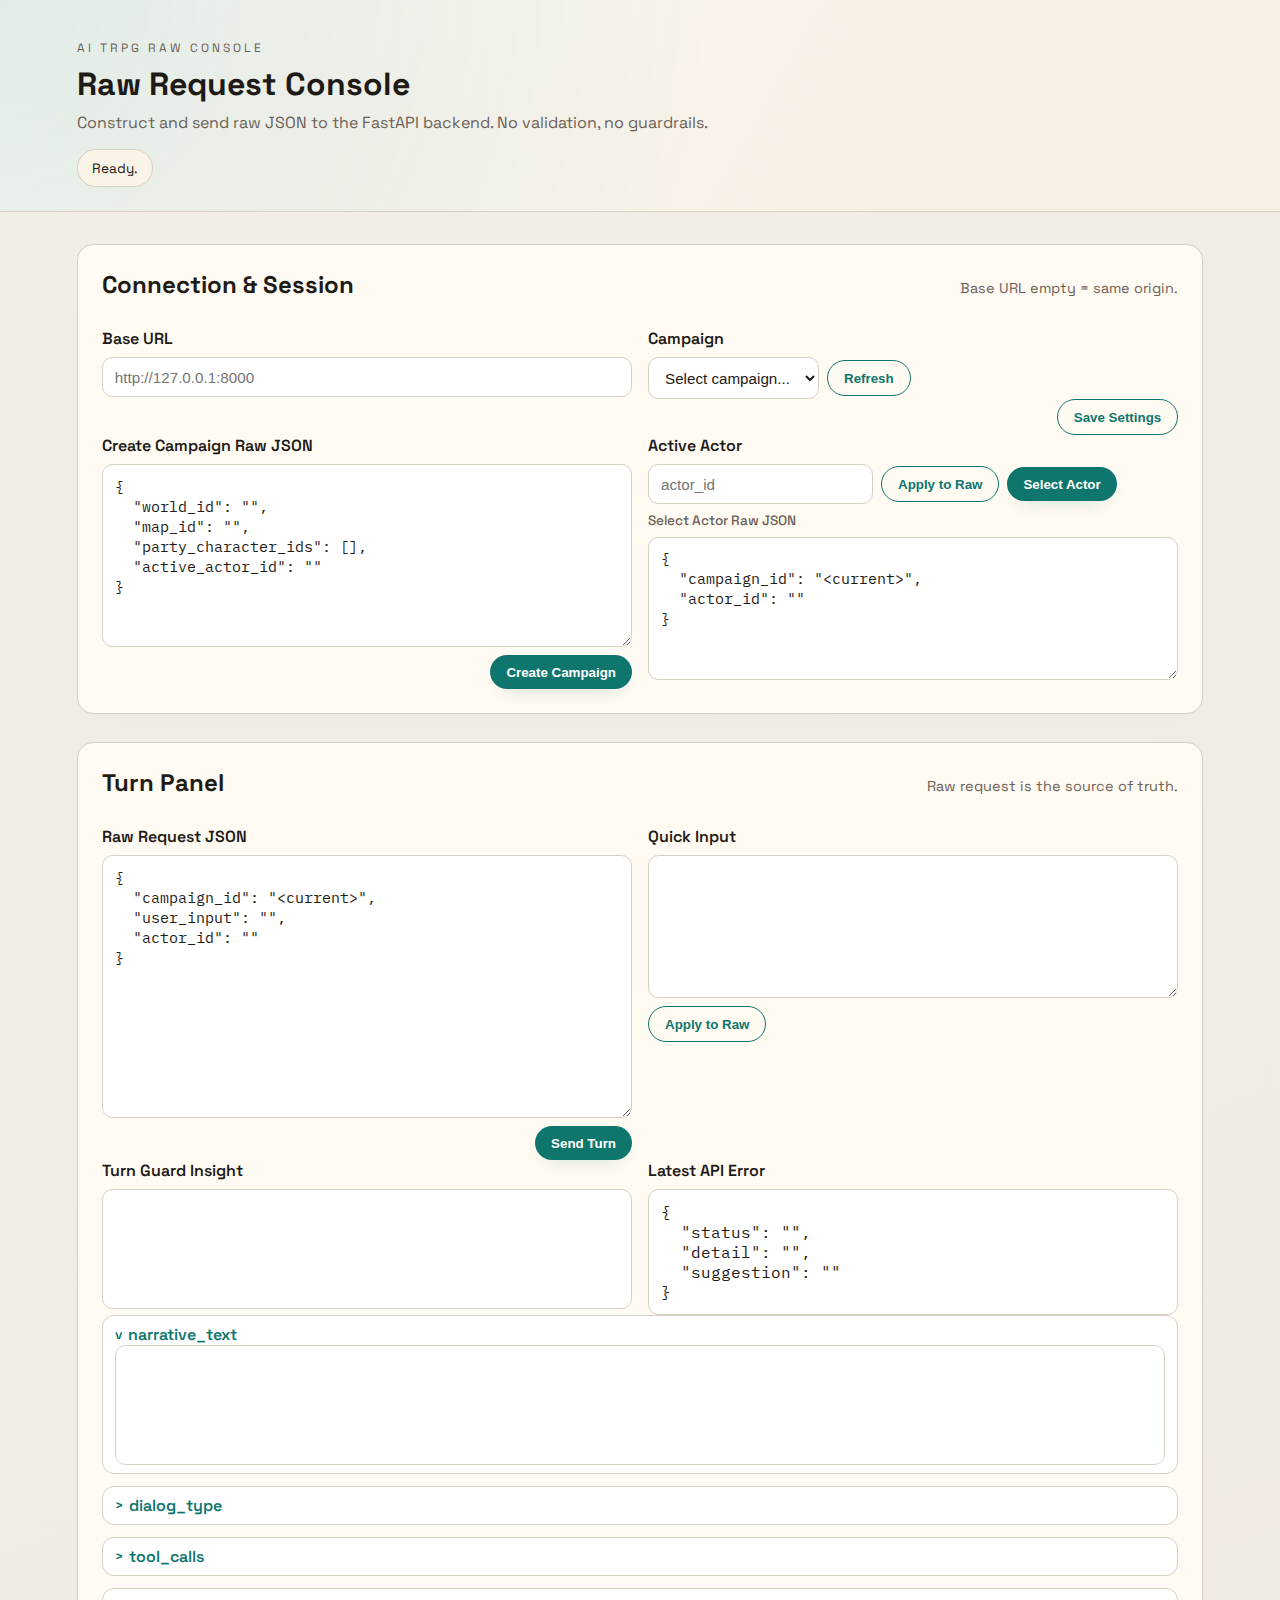
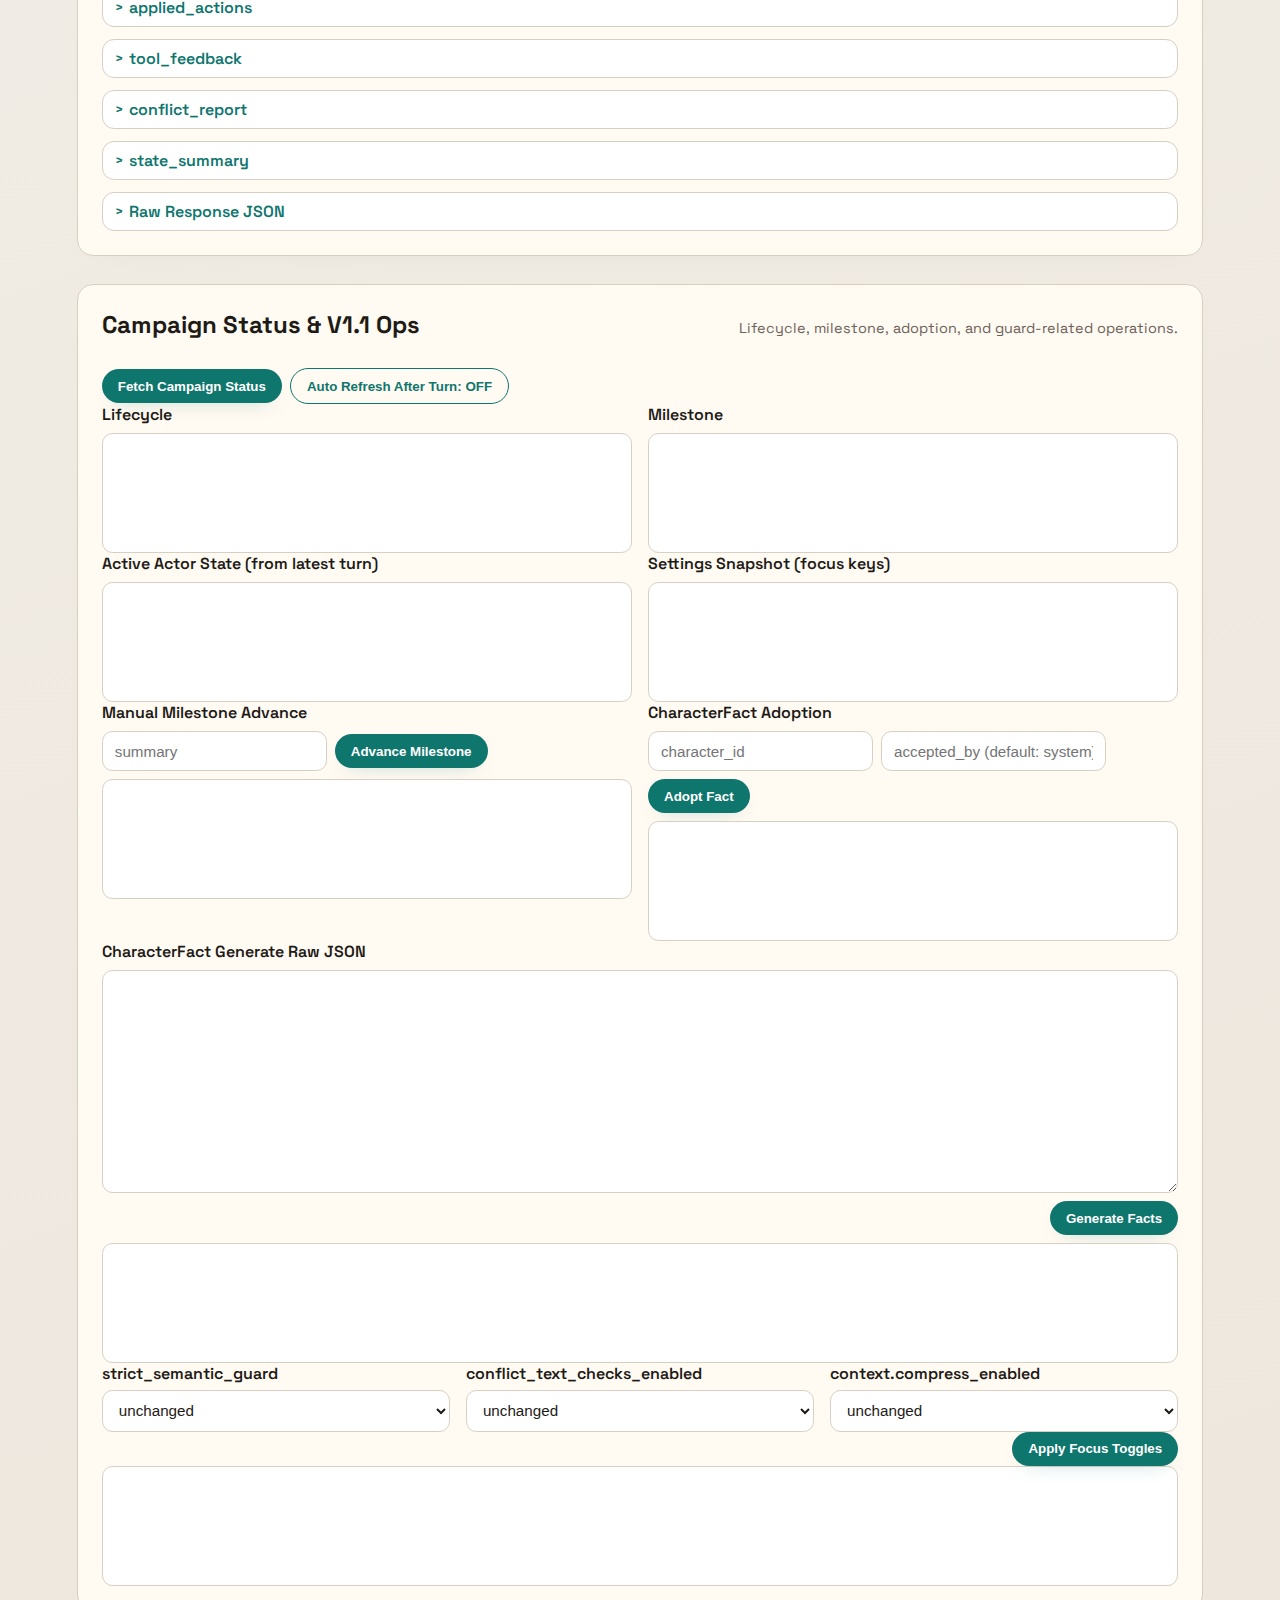
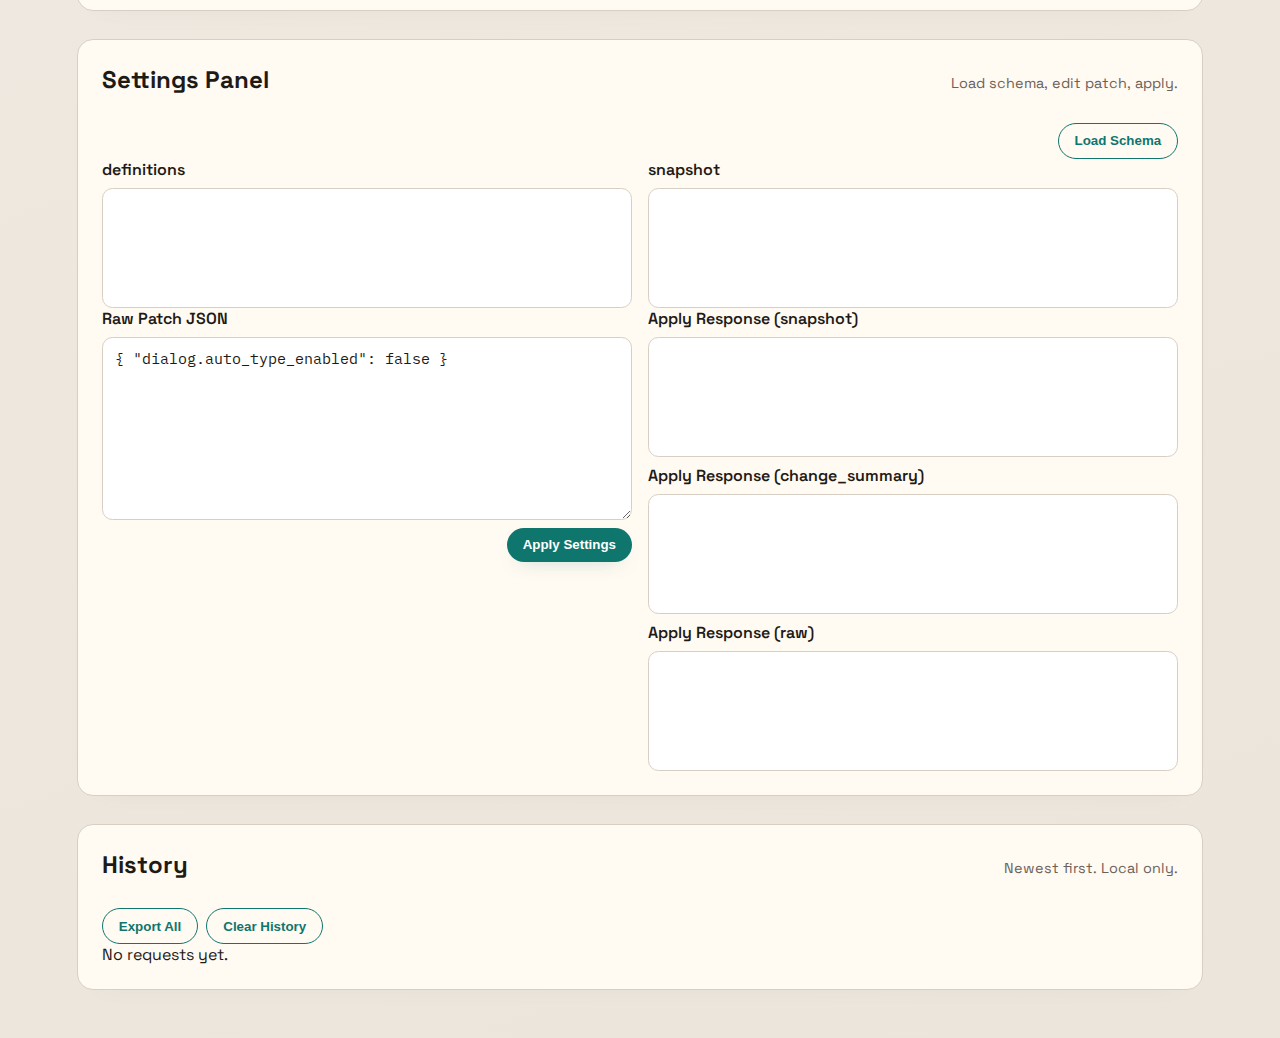
<file: frontend/index.html>
<!doctype html>
<html lang="en">
  <head>
    <meta charset="utf-8" />
    <meta name="viewport" content="width=device-width, initial-scale=1" />
    <title>Raw Request Console</title>
    <link rel="stylesheet" href="app.css" />
  </head>
  <body>
    <header class="hero">
      <div class="hero__content">
        <p class="eyebrow">AI TRPG Raw Console</p>
        <h1>Raw Request Console</h1>
        <p class="lead">
          Construct and send raw JSON to the FastAPI backend. No validation, no
          guardrails.
        </p>
      </div>
      <div class="status" id="statusLine">Idle.</div>
    </header>

    <main class="layout">
      <section class="panel" id="connectionPanel">
        <div class="panel__header">
          <h2>Connection & Session</h2>
          <p class="panel__hint">Base URL empty = same origin.</p>
        </div>

        <div class="grid grid--two">
          <label class="field">
            <span>Base URL</span>
            <input
              type="text"
              id="baseUrl"
              placeholder="http://127.0.0.1:8000"
              autocomplete="off"
            />
          </label>

          <div class="field">
            <span>Campaign</span>
            <div class="inline">
              <select id="campaignSelect">
                <option value="">Select campaign...</option>
              </select>
              <button class="ghost" id="refreshCampaigns">Refresh</button>
            </div>
          </div>
        </div>

        <div class="inline inline--end">
          <button class="ghost" id="saveSettings">Save Settings</button>
        </div>

        <div class="grid grid--two">
          <div class="field">
            <span>Create Campaign Raw JSON</span>
            <textarea id="createCampaignRaw" rows="8"></textarea>
            <div class="inline inline--end">
              <button id="createCampaignBtn">Create Campaign</button>
            </div>
          </div>

          <div class="field">
            <span>Active Actor</span>
            <div class="inline">
              <input
                type="text"
                id="activeActorInput"
                placeholder="actor_id"
                autocomplete="off"
              />
              <button class="ghost" id="applyActorToRaw">Apply to Raw</button>
              <button id="selectActorBtn">Select Actor</button>
            </div>
            <span class="subtle">Select Actor Raw JSON</span>
            <textarea id="selectActorRaw" rows="6"></textarea>
          </div>
        </div>
      </section>

      <section class="panel" id="turnPanel">
        <div class="panel__header">
          <h2>Turn Panel</h2>
          <p class="panel__hint">Raw request is the source of truth.</p>
        </div>

        <div class="grid grid--two">
          <div class="field">
            <span>Raw Request JSON</span>
            <textarea id="turnRaw" rows="12"></textarea>
            <div class="inline inline--end">
              <button id="sendTurn">Send Turn</button>
            </div>
          </div>
          <div class="field">
            <span>Quick Input</span>
            <textarea id="turnUserInput" rows="6"></textarea>
            <div class="inline">
              <button class="ghost" id="applyUserInput">Apply to Raw</button>
            </div>
          </div>
        </div>

        <div class="grid grid--two">
          <div class="field">
            <span>Turn Guard Insight</span>
            <pre id="turnGuardInsight"></pre>
          </div>
          <div class="field">
            <span>Latest API Error</span>
            <pre id="errorInspector"></pre>
          </div>
        </div>

        <div class="stack">
          <details open>
            <summary>narrative_text</summary>
            <pre id="turnNarrative"></pre>
          </details>
          <details>
            <summary>dialog_type</summary>
            <pre id="turnDialogType"></pre>
          </details>
          <details>
            <summary>tool_calls</summary>
            <pre id="turnToolCalls"></pre>
          </details>
          <details>
            <summary>applied_actions</summary>
            <pre id="turnAppliedActions"></pre>
          </details>
          <details>
            <summary>tool_feedback</summary>
            <pre id="turnToolFeedback"></pre>
          </details>
          <details>
            <summary>conflict_report</summary>
            <pre id="turnConflictReport"></pre>
          </details>
          <details>
            <summary>state_summary</summary>
            <pre id="turnStateSummary"></pre>
          </details>
          <details>
            <summary>Raw Response JSON</summary>
            <pre id="turnRawResponse"></pre>
          </details>
        </div>
      </section>

      <section class="panel" id="campaignOpsPanel">
        <div class="panel__header">
          <h2>Campaign Status & V1.1 Ops</h2>
          <p class="panel__hint">Lifecycle, milestone, adoption, and guard-related operations.</p>
        </div>

        <div class="inline">
          <button id="fetchCampaignStatus">Fetch Campaign Status</button>
          <button class="ghost" id="refreshAfterTurn">Auto Refresh After Turn: OFF</button>
        </div>

        <div class="grid grid--two">
          <div class="field">
            <span>Lifecycle</span>
            <pre id="campaignLifecycle"></pre>
          </div>
          <div class="field">
            <span>Milestone</span>
            <pre id="campaignMilestone"></pre>
          </div>
        </div>

        <div class="grid grid--two">
          <div class="field">
            <span>Active Actor State (from latest turn)</span>
            <pre id="activeActorState"></pre>
          </div>
          <div class="field">
            <span>Settings Snapshot (focus keys)</span>
            <pre id="settingsFocusView"></pre>
          </div>
        </div>

        <div class="grid grid--two">
          <div class="field">
            <span>Manual Milestone Advance</span>
            <div class="inline">
              <input
                type="text"
                id="milestoneSummaryInput"
                placeholder="summary"
                autocomplete="off"
              />
              <button id="advanceMilestoneBtn">Advance Milestone</button>
            </div>
            <pre id="advanceMilestoneResult"></pre>
          </div>
          <div class="field">
            <span>CharacterFact Adoption</span>
            <div class="inline">
              <input
                type="text"
                id="adoptCharacterId"
                placeholder="character_id"
                autocomplete="off"
              />
              <input
                type="text"
                id="acceptedByInput"
                placeholder="accepted_by (default: system)"
                autocomplete="off"
              />
              <button id="adoptFactBtn">Adopt Fact</button>
            </div>
            <pre id="adoptFactResult"></pre>
          </div>
        </div>

        <div class="field">
          <span>CharacterFact Generate Raw JSON</span>
          <textarea id="generateCharacterRaw" rows="10"></textarea>
          <div class="inline inline--end">
            <button id="generateCharacterBtn">Generate Facts</button>
          </div>
          <pre id="generateCharacterResult"></pre>
        </div>

        <div class="grid grid--three">
          <label class="field field--compact">
            <span>strict_semantic_guard</span>
            <select id="toggleStrictGuard">
              <option value="unchanged">unchanged</option>
              <option value="true">true</option>
              <option value="false">false</option>
            </select>
          </label>
          <label class="field field--compact">
            <span>conflict_text_checks_enabled</span>
            <select id="toggleConflictTextChecks">
              <option value="unchanged">unchanged</option>
              <option value="true">true</option>
              <option value="false">false</option>
            </select>
          </label>
          <label class="field field--compact">
            <span>context.compress_enabled</span>
            <select id="toggleCompressEnabled">
              <option value="unchanged">unchanged</option>
              <option value="true">true</option>
              <option value="false">false</option>
            </select>
          </label>
        </div>
        <div class="inline inline--end">
          <button id="applyFocusToggles">Apply Focus Toggles</button>
        </div>
        <pre id="toggleApplyResult"></pre>
      </section>

      <section class="panel" id="settingsPanel">
        <div class="panel__header">
          <h2>Settings Panel</h2>
          <p class="panel__hint">Load schema, edit patch, apply.</p>
        </div>

        <div class="inline inline--end">
          <button class="ghost" id="loadSchema">Load Schema</button>
        </div>

        <div class="grid grid--two">
          <div class="field">
            <span>definitions</span>
            <pre id="settingsDefinitions"></pre>
          </div>
          <div class="field">
            <span>snapshot</span>
            <pre id="settingsSnapshot"></pre>
          </div>
        </div>

        <div class="grid grid--two">
          <div class="field">
            <span>Raw Patch JSON</span>
            <textarea id="settingsPatchRaw" rows="8"></textarea>
            <div class="inline inline--end">
              <button id="applySettings">Apply Settings</button>
            </div>
          </div>
          <div class="field">
            <span>Apply Response (snapshot)</span>
            <pre id="settingsApplySnapshot"></pre>
            <span>Apply Response (change_summary)</span>
            <pre id="settingsApplySummary"></pre>
            <span>Apply Response (raw)</span>
            <pre id="settingsApplyRaw"></pre>
          </div>
        </div>
      </section>

      <section class="panel" id="historyPanel">
        <div class="panel__header">
          <h2>History</h2>
          <p class="panel__hint">Newest first. Local only.</p>
        </div>
        <div class="inline">
          <button class="ghost" id="exportHistory">Export All</button>
          <button class="ghost" id="clearHistory">Clear History</button>
        </div>
        <div id="historyList" class="stack"></div>
      </section>
    </main>

    <script src="app.js" defer></script>
  </body>
</html>
</file>
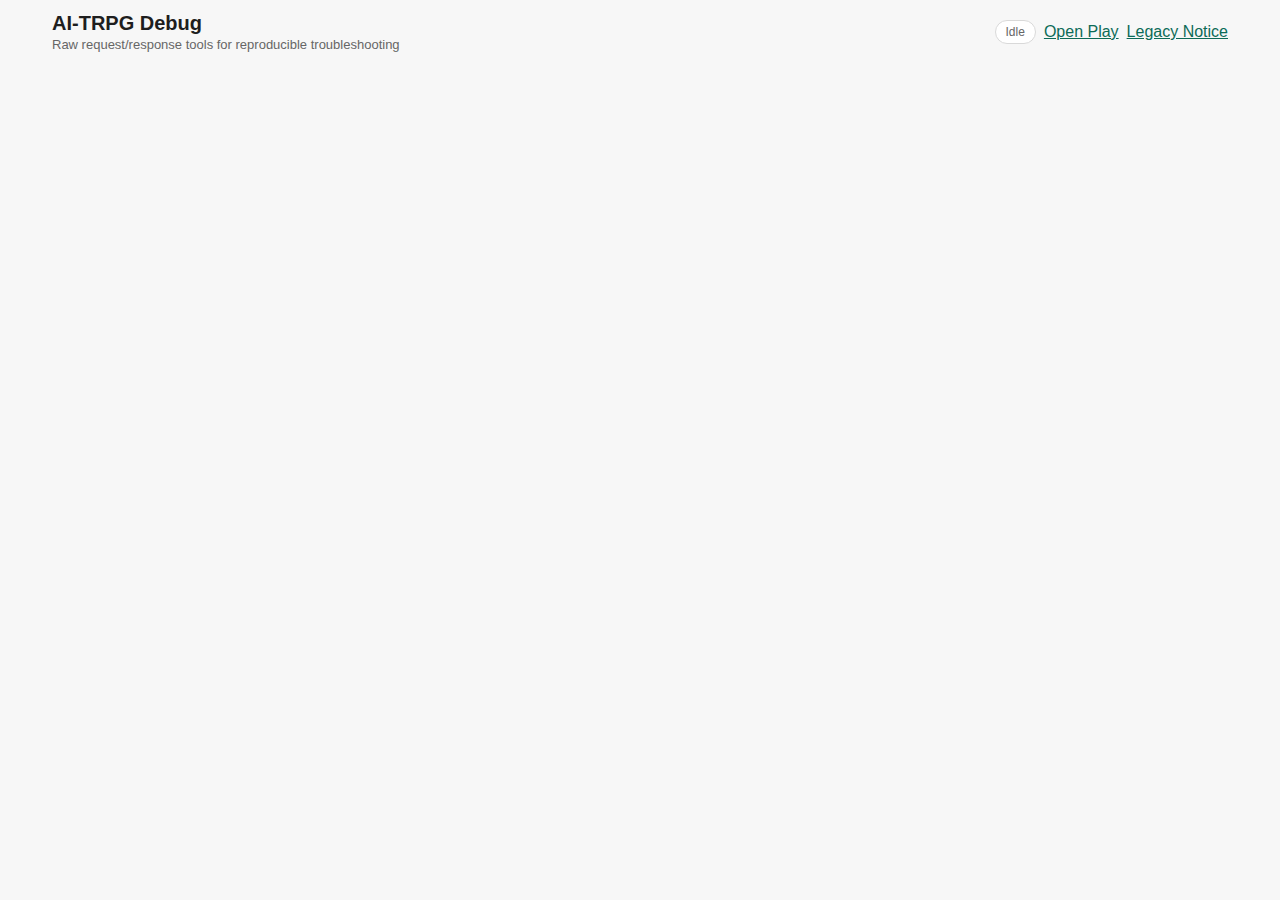
<file: frontend/debug.html>
<!doctype html>
<html lang="en">
  <head>
    <meta charset="UTF-8" />
    <meta name="viewport" content="width=device-width, initial-scale=1.0" />
    <title>AI-TRPG Debug</title>
    <link rel="stylesheet" href="./styles.css" />
  </head>
  <body>
    <div class="page">
      <header class="page-header">
        <div>
          <h1 class="page-title">AI-TRPG Debug</h1>
          <p class="page-subtitle">Raw request/response tools for reproducible troubleshooting</p>
        </div>
        <div class="inline">
          <span class="status-chip" id="statusLine">Idle</span>
          <a href="./play.html">Open Play</a>
          <a href="./index.html">Legacy Notice</a>
        </div>
      </header>

      <main class="debug-layout">
        <div id="debugLeftMount" class="debug-mount"></div>
        <div id="debugRightMount" class="debug-mount"></div>
      </main>
    </div>

    <script type="module" src="./debug.js"></script>
  </body>
</html>
</file>
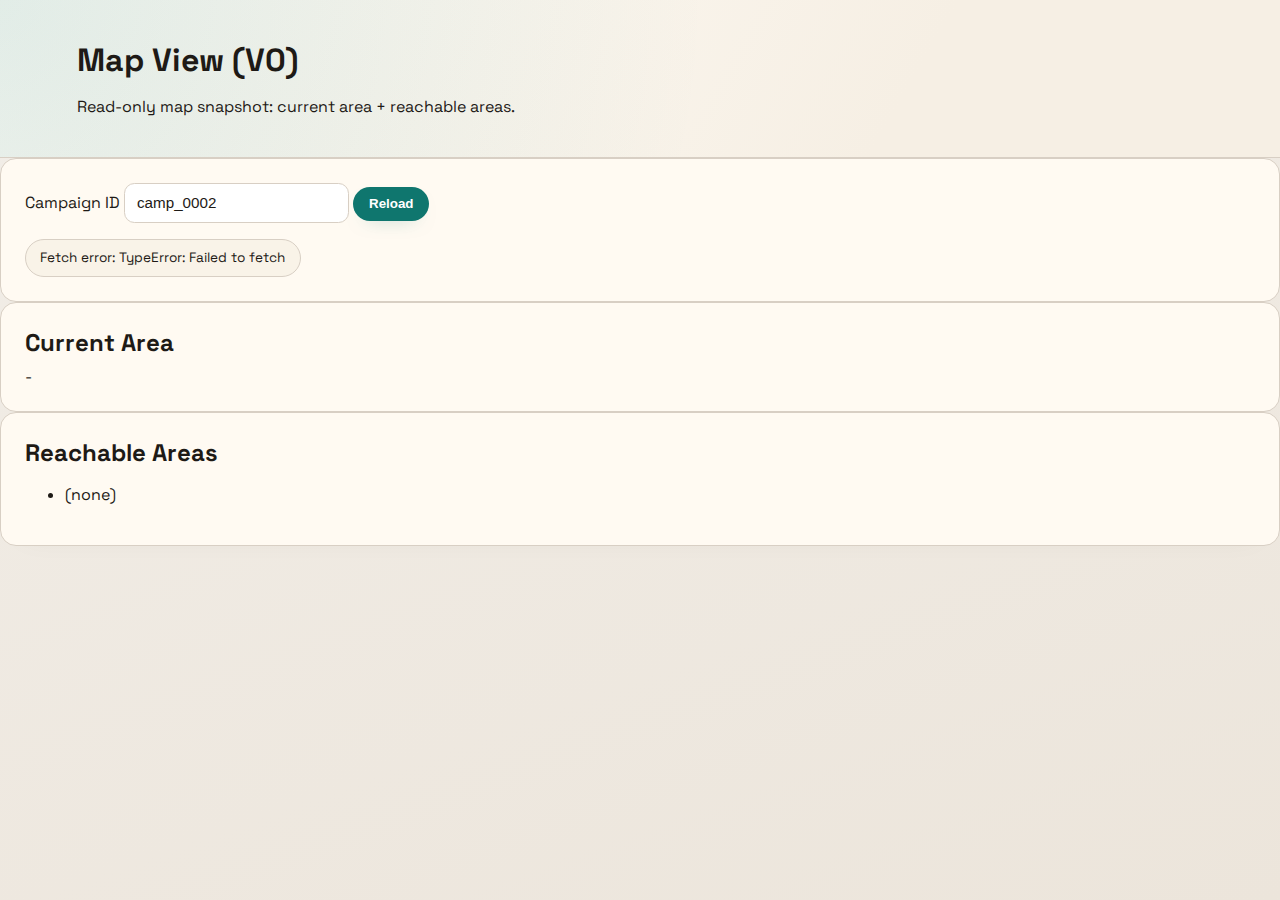
<file: frontend/map.html>
<!doctype html>
<html lang="en">
  <head>
    <meta charset="UTF-8" />
    <meta name="viewport" content="width=device-width, initial-scale=1.0" />
    <title>AI TRPG Map View</title>
    <link rel="stylesheet" href="app.css" />
  </head>
  <body>
    <main class="page">
      <header class="hero">
        <div>
          <h1>Map View (V0)</h1>
          <p class="muted">
            Read-only map snapshot: current area + reachable areas.
          </p>
        </div>
      </header>

      <section class="panel">
        <div class="form-row">
          <label for="campaignId">Campaign ID</label>
          <input
            id="campaignId"
            type="text"
            value="camp_0002"
            autocomplete="off"
          />
          <button id="reloadBtn" type="button">Reload</button>
        </div>
        <div id="statusLine" class="status muted">Ready.</div>
      </section>

      <section class="panel">
        <h2>Current Area</h2>
        <div id="currentArea" class="mono-block">-</div>
      </section>

      <section class="panel">
        <h2>Reachable Areas</h2>
        <ul id="reachableList" class="list"></ul>
      </section>
    </main>

    <script src="map.js"></script>
  </body>
</html>
</file>
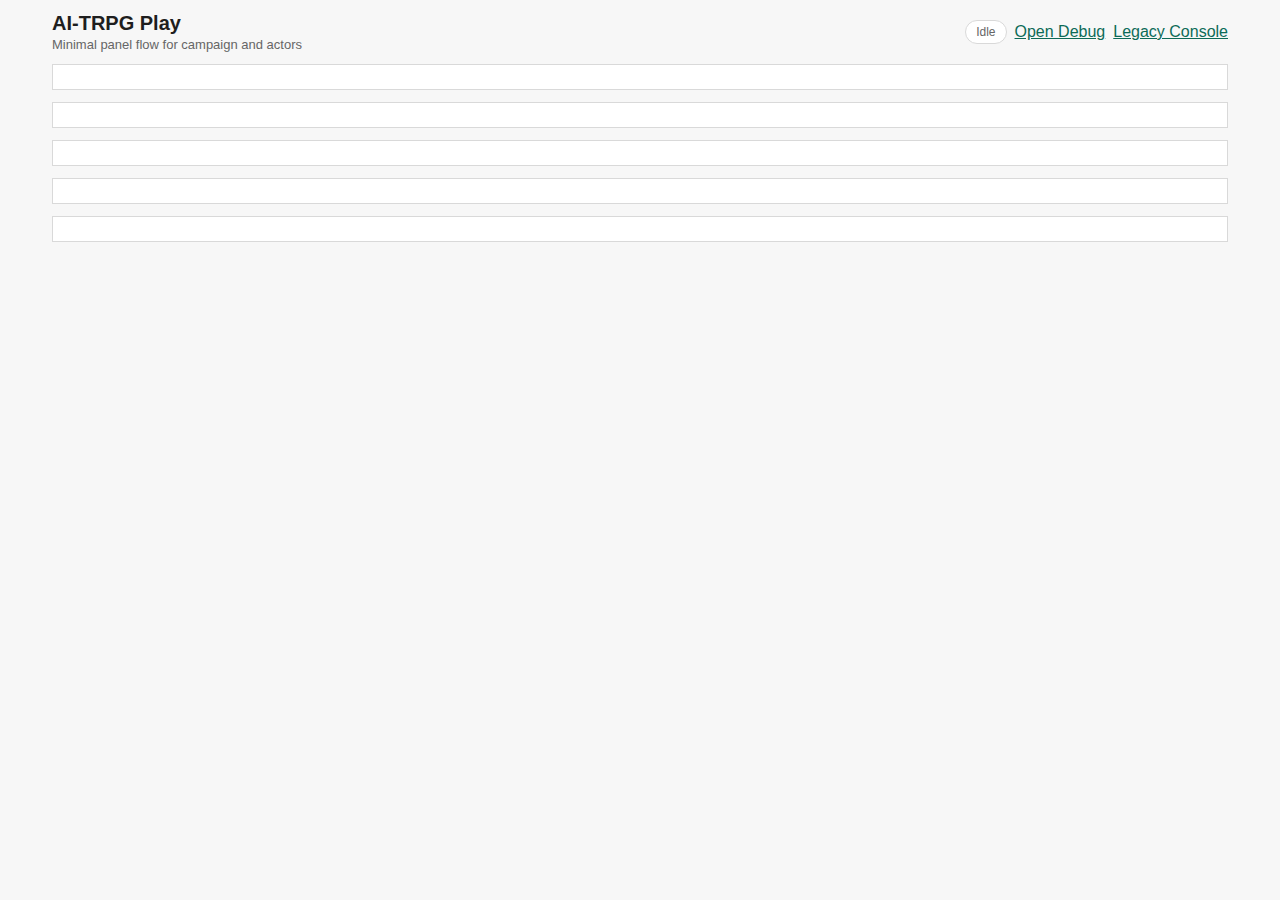
<file: frontend/play.html>
<!doctype html>
<html lang="en">
  <head>
    <meta charset="UTF-8" />
    <meta name="viewport" content="width=device-width, initial-scale=1.0" />
    <title>AI-TRPG Play</title>
    <link rel="stylesheet" href="./styles.css" />
  </head>
  <body>
    <div class="page">
      <header class="page-header">
        <div>
          <h1 class="page-title">AI-TRPG Play</h1>
          <p class="page-subtitle">Minimal panel flow for campaign and actors</p>
        </div>
        <div class="inline">
          <span class="status-chip" id="statusLine">Idle</span>
          <a href="./debug.html">Open Debug</a>
          <a href="./index.html">Legacy Console</a>
        </div>
      </header>

      <main class="main-container">
        <section id="campaignPanel" class="panel"></section>
        <section id="characterLibraryPanel" class="panel"></section>
        <section id="partyPanel" class="panel"></section>
        <section id="actorControlPanel" class="panel"></section>
        <section id="debugPanel" class="panel"></section>
      </main>
    </div>

    <script type="module" src="./play.js"></script>
  </body>
</html>
</file>
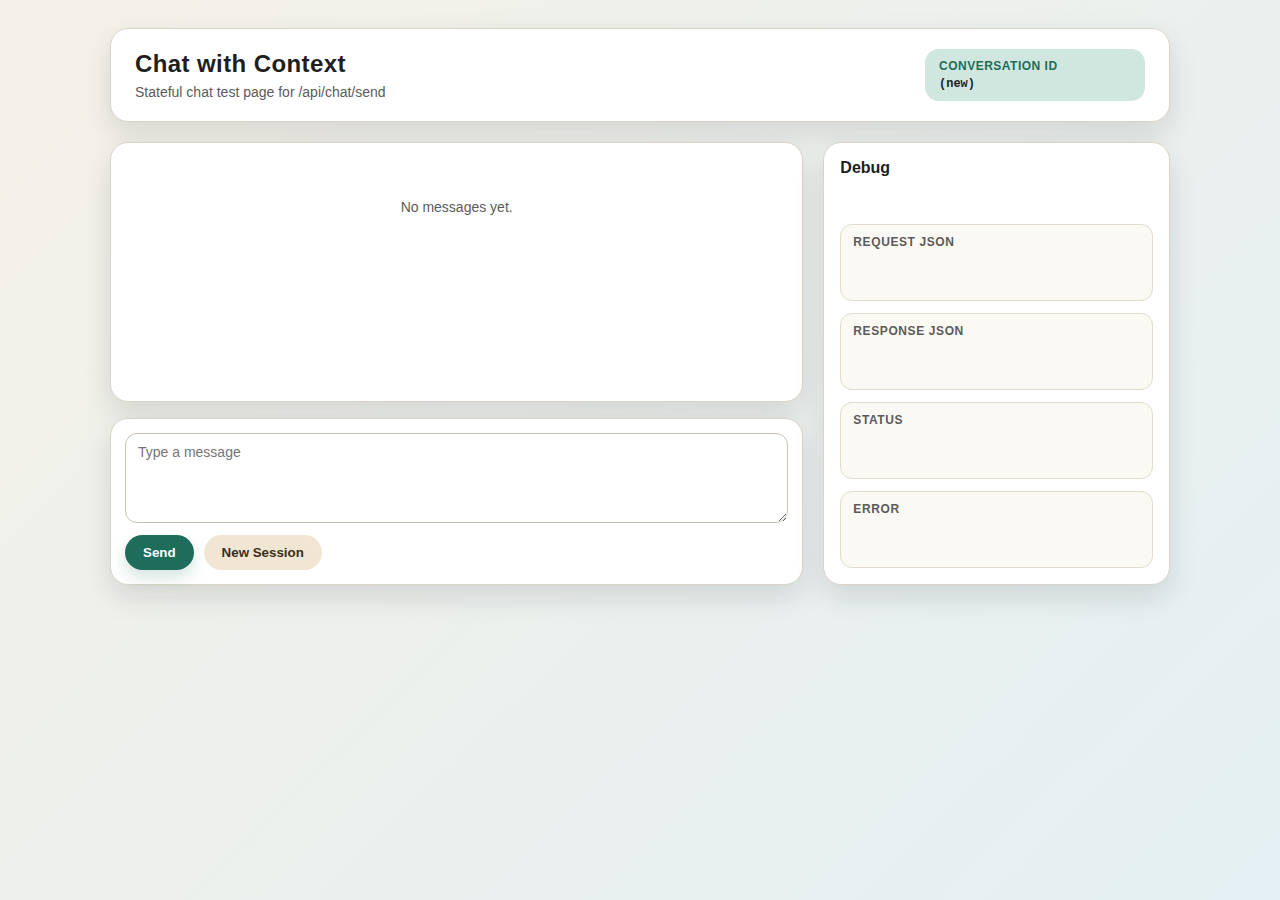
<file: frontend/public/chat_history.html>
<!doctype html>
<html lang="en">
  <head>
    <meta charset="utf-8" />
    <meta name="viewport" content="width=device-width, initial-scale=1" />
    <title>Chat with Context</title>
    <style>
      :root {
        color-scheme: light;
        --bg-start: #f5f1e8;
        --bg-end: #e4f0f3;
        --ink: #1e1e1e;
        --muted: #5b5b5b;
        --accent: #1e6d5a;
        --accent-soft: #cfe7de;
        --panel: #ffffff;
        --panel-edge: #d9d4c8;
        --warning: #b14d1c;
        --shadow: 0 12px 30px rgba(15, 18, 25, 0.12);
        --mono: "Cascadia Mono", "Consolas", "Courier New", monospace;
        --sans: "Trebuchet MS", "Segoe UI", sans-serif;
      }

      * {
        box-sizing: border-box;
      }

      body {
        margin: 0;
        min-height: 100vh;
        font-family: var(--sans);
        color: var(--ink);
        background: linear-gradient(135deg, var(--bg-start), var(--bg-end));
      }

      .layout {
        max-width: 1100px;
        margin: 0 auto;
        padding: 28px 20px 40px;
        display: grid;
        gap: 20px;
        grid-template-columns: 1fr;
        grid-template-areas:
          "header"
          "chat"
          "debug";
        animation: fade-in 0.4s ease-out;
      }

      @media (min-width: 960px) {
        .layout {
          grid-template-columns: minmax(0, 2fr) minmax(0, 1fr);
          grid-template-areas:
            "header header"
            "chat debug";
        }
      }

      header {
        grid-area: header;
        background: var(--panel);
        border: 1px solid var(--panel-edge);
        border-radius: 18px;
        padding: 20px 24px;
        box-shadow: var(--shadow);
        display: flex;
        flex-wrap: wrap;
        align-items: center;
        justify-content: space-between;
        gap: 12px;
      }

      header h1 {
        margin: 0 0 6px 0;
        font-size: 24px;
        letter-spacing: 0.4px;
      }

      header p {
        margin: 0;
        color: var(--muted);
        font-size: 14px;
      }

      .session-pill {
        display: inline-flex;
        flex-direction: column;
        gap: 4px;
        padding: 10px 14px;
        border-radius: 14px;
        background: var(--accent-soft);
        color: var(--accent);
        font-weight: 600;
        min-width: 220px;
      }

      .session-pill span {
        font-size: 12px;
        letter-spacing: 0.5px;
        text-transform: uppercase;
      }

      .session-pill strong {
        font-family: var(--mono);
        font-size: 12px;
        color: var(--ink);
        word-break: break-all;
      }

      .chat-panel {
        grid-area: chat;
        display: flex;
        flex-direction: column;
        gap: 16px;
      }

      .messages {
        background: var(--panel);
        border: 1px solid var(--panel-edge);
        border-radius: 18px;
        padding: 16px;
        min-height: 260px;
        max-height: 420px;
        overflow-y: auto;
        box-shadow: var(--shadow);
      }

      .messages .empty {
        color: var(--muted);
        text-align: center;
        padding: 40px 0;
        font-size: 14px;
      }

      .message {
        padding: 12px 14px;
        border-radius: 14px;
        border: 1px solid transparent;
        margin-bottom: 12px;
        animation: slide-in 0.25s ease-out;
      }

      .message:last-child {
        margin-bottom: 0;
      }

      .message.user {
        background: #eaf5f0;
        border-color: #b8d8cf;
      }

      .message.assistant {
        background: #f7f2e7;
        border-color: #e2d2b2;
      }

      .message .meta {
        font-size: 11px;
        text-transform: uppercase;
        letter-spacing: 0.7px;
        color: var(--muted);
        margin-bottom: 6px;
      }

      .message pre {
        margin: 0;
        font-family: var(--sans);
        white-space: pre-wrap;
        word-break: break-word;
      }

      .composer {
        background: var(--panel);
        border: 1px solid var(--panel-edge);
        border-radius: 18px;
        padding: 14px;
        box-shadow: var(--shadow);
        display: grid;
        gap: 12px;
      }

      textarea {
        width: 100%;
        resize: vertical;
        min-height: 90px;
        border-radius: 12px;
        border: 1px solid #c9c2b3;
        padding: 10px 12px;
        font-family: var(--sans);
        font-size: 14px;
      }

      .actions {
        display: flex;
        flex-wrap: wrap;
        gap: 10px;
      }

      button {
        border: none;
        border-radius: 999px;
        padding: 10px 18px;
        font-weight: 600;
        background: var(--accent);
        color: #ffffff;
        cursor: pointer;
        transition: transform 0.15s ease, box-shadow 0.15s ease;
        box-shadow: 0 8px 16px rgba(30, 109, 90, 0.18);
      }

      button.secondary {
        background: #f0e6d3;
        color: #3b2f1b;
        box-shadow: none;
      }

      button:disabled {
        opacity: 0.6;
        cursor: not-allowed;
        transform: none;
        box-shadow: none;
      }

      .debug-panel {
        grid-area: debug;
        background: var(--panel);
        border: 1px solid var(--panel-edge);
        border-radius: 18px;
        padding: 16px;
        box-shadow: var(--shadow);
        display: grid;
        gap: 12px;
      }

      .debug-panel h2 {
        margin: 0;
        font-size: 16px;
      }

      .debug-block {
        border: 1px solid #e2dbce;
        border-radius: 12px;
        padding: 10px 12px;
        background: #fbf9f4;
      }

      .debug-block h3 {
        margin: 0 0 6px 0;
        font-size: 12px;
        text-transform: uppercase;
        letter-spacing: 0.6px;
        color: var(--muted);
      }

      .debug-block pre {
        margin: 0;
        font-family: var(--mono);
        font-size: 12px;
        white-space: pre-wrap;
        word-break: break-word;
      }

      .debug-block .status {
        font-family: var(--mono);
        font-size: 12px;
      }

      .debug-block .error {
        color: var(--warning);
        font-family: var(--mono);
        font-size: 12px;
      }

      @keyframes fade-in {
        from {
          opacity: 0;
          transform: translateY(8px);
        }
        to {
          opacity: 1;
          transform: translateY(0);
        }
      }

      @keyframes slide-in {
        from {
          opacity: 0;
          transform: translateX(-6px);
        }
        to {
          opacity: 1;
          transform: translateX(0);
        }
      }
    </style>
  </head>
  <body>
    <main class="layout">
      <header>
        <div>
          <h1>Chat with Context</h1>
          <p>Stateful chat test page for /api/chat/send</p>
        </div>
        <div class="session-pill">
          <span>Conversation ID</span>
          <strong id="conversationId">(new)</strong>
        </div>
      </header>

      <section class="chat-panel">
        <div id="messages" class="messages"></div>
        <div class="composer">
          <textarea id="userInput" placeholder="Type a message"></textarea>
          <div class="actions">
            <button id="sendBtn" type="button">Send</button>
            <button id="newSessionBtn" type="button" class="secondary">New Session</button>
          </div>
        </div>
      </section>

      <aside class="debug-panel">
        <h2>Debug</h2>
        <div class="debug-block">
          <h3>Request JSON</h3>
          <pre id="debugRequest"></pre>
        </div>
        <div class="debug-block">
          <h3>Response JSON</h3>
          <pre id="debugResponse"></pre>
        </div>
        <div class="debug-block">
          <h3>Status</h3>
          <div id="debugStatus" class="status"></div>
        </div>
        <div class="debug-block">
          <h3>Error</h3>
          <div id="debugError" class="error"></div>
        </div>
      </aside>
    </main>

    <script>
      const STORAGE_CONVERSATION_ID = "chat_history_conversation_id";
      const STORAGE_MESSAGES = "chat_history_messages";
      const state = { conversationId: "", messages: [] };

      const messagesEl = document.getElementById("messages");
      const conversationIdEl = document.getElementById("conversationId");
      const inputEl = document.getElementById("userInput");
      const sendBtn = document.getElementById("sendBtn");
      const newSessionBtn = document.getElementById("newSessionBtn");
      const debugRequestEl = document.getElementById("debugRequest");
      const debugResponseEl = document.getElementById("debugResponse");
      const debugStatusEl = document.getElementById("debugStatus");
      const debugErrorEl = document.getElementById("debugError");

      function loadState() {
        const storedId = localStorage.getItem(STORAGE_CONVERSATION_ID) || "";
        let storedMessages = [];
        const rawMessages = localStorage.getItem(STORAGE_MESSAGES);
        if (rawMessages) {
          try {
            const parsed = JSON.parse(rawMessages);
            if (Array.isArray(parsed)) {
              storedMessages = parsed
                .filter((item) => item && typeof item.text === "string")
                .map((item) => ({
                  role: item.role === "assistant" ? "assistant" : "user",
                  text: item.text,
                  ts: typeof item.ts === "number" ? item.ts : Date.now(),
                }));
            }
          } catch (err) {
            storedMessages = [];
          }
        }

        state.messages = storedMessages;
        setConversationId(storedId);
        renderMessages(state.messages);
      }

      function saveState() {
        localStorage.setItem(STORAGE_CONVERSATION_ID, state.conversationId);
        localStorage.setItem(STORAGE_MESSAGES, JSON.stringify(state.messages));
      }

      function renderMessages(messages) {
        messagesEl.innerHTML = "";
        if (!messages.length) {
          const empty = document.createElement("div");
          empty.className = "empty";
          empty.textContent = "No messages yet.";
          messagesEl.appendChild(empty);
          return;
        }

        for (const msg of messages) {
          const item = document.createElement("div");
          item.className = `message ${msg.role}`;
          const meta = document.createElement("div");
          meta.className = "meta";
          meta.textContent = msg.role === "assistant" ? "Assistant" : "User";
          const body = document.createElement("pre");
          body.textContent = msg.text;
          item.appendChild(meta);
          item.appendChild(body);
          messagesEl.appendChild(item);
        }
        messagesEl.scrollTop = messagesEl.scrollHeight;
      }

      function setConversationId(id) {
        const cleaned = (id || "").trim();
        state.conversationId = cleaned;
        conversationIdEl.textContent = cleaned || "(new)";
        localStorage.setItem(STORAGE_CONVERSATION_ID, cleaned);
      }

      function buildRequestBody(userText, conversationId) {
        const body = { user_text: userText };
        if (conversationId && conversationId.trim()) {
          body.conversation_id = conversationId.trim();
        }
        return body;
      }

      async function sendToApi(body) {
        const start = performance.now();
        try {
          const response = await fetch("/api/chat/send", {
            method: "POST",
            headers: { "Content-Type": "application/json" },
            body: JSON.stringify(body),
          });
          const rawText = await response.text();
          let json = null;
          try {
            json = JSON.parse(rawText);
          } catch (err) {
            json = null;
          }
          const ms = Math.round(performance.now() - start);
          return { ok: response.ok, status: response.status, ms, json, rawText };
        } catch (err) {
          const ms = Math.round(performance.now() - start);
          return { ok: false, status: 0, ms, json: null, rawText: "", error: String(err) };
        }
      }

      function updateDebugRequest(body) {
        debugRequestEl.textContent = JSON.stringify(body, null, 2);
      }

      function updateDebugResponse(result) {
        if (result.json) {
          debugResponseEl.textContent = JSON.stringify(result.json, null, 2);
          return;
        }
        debugResponseEl.textContent = result.rawText || "";
      }

      function updateDebugStatus(result) {
        if (result.status === 0) {
          debugStatusEl.textContent = `NETWORK ERROR (${result.ms} ms)`;
        } else {
          debugStatusEl.textContent = `HTTP ${result.status} (${result.ms} ms)`;
        }
      }

      function updateDebugError(result) {
        if (result.ok) {
          debugErrorEl.textContent = "";
          return;
        }
        if (result.error) {
          debugErrorEl.textContent = result.error;
          return;
        }
        debugErrorEl.textContent = result.rawText || "Request failed.";
      }

      async function handleSend() {
        const userText = inputEl.value.trim();
        if (!userText || sendBtn.disabled) {
          return;
        }

        sendBtn.disabled = true;
        const body = buildRequestBody(userText, state.conversationId);
        updateDebugRequest(body);
        debugResponseEl.textContent = "";
        debugStatusEl.textContent = "Sending...";
        debugErrorEl.textContent = "";

        const result = await sendToApi(body);
        updateDebugResponse(result);
        updateDebugStatus(result);
        updateDebugError(result);

        if (result.ok && result.json) {
          const conversationId =
            typeof result.json.conversation_id === "string"
              ? result.json.conversation_id
              : "";
          const assistantText =
            typeof result.json.assistant_text === "string"
              ? result.json.assistant_text
              : "";
          if (conversationId) {
            setConversationId(conversationId);
          }
          state.messages.push({ role: "user", text: userText, ts: Date.now() });
          if (assistantText) {
            state.messages.push({ role: "assistant", text: assistantText, ts: Date.now() });
          }
          renderMessages(state.messages);
          saveState();
          inputEl.value = "";
        }

        sendBtn.disabled = false;
      }

      function handleNewSession() {
        state.messages = [];
        renderMessages(state.messages);
        setConversationId("");
        saveState();
        debugRequestEl.textContent = "";
        debugResponseEl.textContent = "";
        debugStatusEl.textContent = "";
        debugErrorEl.textContent = "";
      }

      sendBtn.addEventListener("click", handleSend);
      newSessionBtn.addEventListener("click", handleNewSession);

      loadState();
    </script>
  </body>
</html>
</file>
<file: frontend/app.css>
@import url("https://fonts.googleapis.com/css2?family=IBM+Plex+Mono:wght@400;600&family=Space+Grotesk:wght@400;600&display=swap");

:root {
  --bg: #f2eee8;
  --bg-deep: #ece5db;
  --surface: #fffaf2;
  --surface-2: #f9f3e8;
  --ink: #1e1a16;
  --muted: #6b6158;
  --accent: #0f766e;
  --accent-soft: #d3f1ee;
  --border: #d8cfc4;
  --shadow: rgba(30, 26, 22, 0.08);
}

*,
*::before,
*::after {
  box-sizing: border-box;
}

body {
  margin: 0;
  font-family: "Space Grotesk", "Segoe UI", sans-serif;
  color: var(--ink);
  background: linear-gradient(160deg, var(--bg) 0%, var(--bg-deep) 100%);
  min-height: 100vh;
}

h1,
h2,
h3 {
  margin: 0 0 0.5rem 0;
}

pre,
textarea,
code {
  font-family: "IBM Plex Mono", "Courier New", monospace;
}

.hero {
  padding: 2.5rem 6vw 1.5rem;
  background: radial-gradient(
      circle at top left,
      rgba(15, 118, 110, 0.12),
      transparent 55%
    ),
    linear-gradient(120deg, #fffdf8, #f6efe4 70%);
  border-bottom: 1px solid var(--border);
}

.hero__content {
  max-width: 900px;
}

.eyebrow {
  text-transform: uppercase;
  letter-spacing: 0.25em;
  font-size: 0.75rem;
  color: var(--muted);
  margin: 0 0 0.5rem;
}

.lead {
  margin: 0;
  color: var(--muted);
  max-width: 640px;
}

.status {
  margin-top: 1rem;
  padding: 0.6rem 0.9rem;
  background: var(--surface-2);
  border: 1px solid var(--border);
  border-radius: 999px;
  font-size: 0.85rem;
  display: inline-flex;
  align-items: center;
  gap: 0.35rem;
}

.layout {
  padding: 2rem 6vw 3rem;
  display: flex;
  flex-direction: column;
  gap: 1.75rem;
}

.panel {
  background: var(--surface);
  border: 1px solid var(--border);
  border-radius: 1rem;
  padding: 1.5rem;
  box-shadow: 0 12px 30px -24px var(--shadow);
}

.panel__header {
  display: flex;
  justify-content: space-between;
  align-items: baseline;
  gap: 1rem;
  margin-bottom: 1.25rem;
}

.panel__hint {
  margin: 0;
  color: var(--muted);
  font-size: 0.9rem;
}

.grid {
  display: grid;
  gap: 1rem;
}

.grid--two {
  grid-template-columns: repeat(auto-fit, minmax(260px, 1fr));
}

.grid--three {
  grid-template-columns: repeat(auto-fit, minmax(210px, 1fr));
}

.field {
  display: flex;
  flex-direction: column;
  gap: 0.5rem;
}

.field span {
  font-weight: 600;
}

.field .subtle {
  font-weight: 500;
  color: var(--muted);
  font-size: 0.85rem;
}

.field--compact {
  gap: 0.35rem;
}

input,
select,
textarea {
  border: 1px solid var(--border);
  border-radius: 0.65rem;
  padding: 0.65rem 0.75rem;
  font-size: 0.95rem;
  background: #fff;
  color: var(--ink);
}

textarea {
  min-height: 140px;
  resize: vertical;
}

pre {
  background: #ffffff;
  border: 1px solid var(--border);
  border-radius: 0.65rem;
  padding: 0.75rem;
  margin: 0;
  min-height: 120px;
  white-space: pre-wrap;
  word-break: break-word;
}

button {
  border: none;
  background: var(--accent);
  color: white;
  padding: 0.6rem 1rem;
  border-radius: 999px;
  font-weight: 600;
  cursor: pointer;
  transition: transform 0.15s ease, box-shadow 0.15s ease;
  box-shadow: 0 8px 20px -14px rgba(15, 118, 110, 0.6);
}

button:hover {
  transform: translateY(-1px);
}

button.ghost {
  background: transparent;
  color: var(--accent);
  border: 1px solid var(--accent);
  box-shadow: none;
}

.inline {
  display: flex;
  gap: 0.5rem;
  flex-wrap: wrap;
  align-items: center;
}

.inline--end {
  justify-content: flex-end;
}

.stack {
  display: flex;
  flex-direction: column;
  gap: 0.75rem;
}

details {
  border: 1px solid var(--border);
  border-radius: 0.75rem;
  background: #fff;
  padding: 0.5rem 0.75rem;
}

details summary {
  cursor: pointer;
  font-weight: 600;
  color: var(--accent);
  list-style: none;
  display: flex;
  align-items: center;
  gap: 0.4rem;
}

details summary::before {
  content: ">";
  font-size: 0.85rem;
}

details[open] summary::before {
  content: "v";
}

.history-item summary {
  color: var(--ink);
}

.history-meta {
  display: flex;
  flex-wrap: wrap;
  gap: 0.75rem;
  font-size: 0.85rem;
  color: var(--muted);
  margin-bottom: 0.5rem;
}

.history-actions {
  display: flex;
  flex-wrap: wrap;
  gap: 0.5rem;
  margin-bottom: 0.5rem;
}

@media (max-width: 720px) {
  .panel__header {
    flex-direction: column;
    align-items: flex-start;
  }

  .status {
    width: fit-content;
  }
}
</file>
<file: frontend/styles.css>
:root {
  --bg: #f7f7f7;
  --surface: #ffffff;
  --border: #d9d9d9;
  --text: #1e1e1e;
  --muted: #666;
  --accent: #0d6b57;
}

* {
  box-sizing: border-box;
}

html,
body {
  margin: 0;
  padding: 0;
  width: 100%;
  min-height: 100%;
  font-family: "Segoe UI", Tahoma, sans-serif;
  color: var(--text);
  background: var(--bg);
}

a {
  color: var(--accent);
}

.page {
  max-width: 1200px;
  margin: 0 auto;
  padding: 12px;
}

.page-header {
  display: flex;
  justify-content: space-between;
  align-items: center;
  gap: 12px;
  margin-bottom: 12px;
}

.page-title {
  margin: 0;
  font-size: 20px;
}

.page-subtitle {
  margin: 2px 0 0 0;
  color: var(--muted);
  font-size: 13px;
}

.status-chip {
  display: inline-block;
  border: 1px solid var(--border);
  padding: 4px 10px;
  border-radius: 999px;
  background: var(--surface);
  color: var(--muted);
  font-size: 12px;
}

.main-container {
  display: flex;
  flex-direction: column;
  gap: 12px;
}

.panel {
  border: 1px solid var(--border);
  background: var(--surface);
  padding: 12px;
}

.panel-title {
  margin: 0 0 8px 0;
  font-size: 16px;
}

.field {
  display: flex;
  flex-direction: column;
  gap: 4px;
  margin-bottom: 8px;
}

.field-label {
  font-size: 13px;
  color: var(--muted);
}

input,
select,
textarea,
button {
  font: inherit;
}

input,
select,
textarea {
  width: 100%;
  border: 1px solid var(--border);
  padding: 8px;
  background: #fff;
}

button {
  border: 1px solid var(--border);
  background: #fff;
  padding: 6px 10px;
  cursor: pointer;
}

button.primary {
  background: var(--accent);
  border-color: var(--accent);
  color: #fff;
}

.inline {
  display: flex;
  gap: 8px;
  align-items: center;
  flex-wrap: wrap;
}

.stack {
  display: flex;
  flex-direction: column;
  gap: 8px;
}

.row {
  border: 1px solid var(--border);
  padding: 8px;
  background: #fff;
}

.note {
  color: var(--muted);
  font-size: 13px;
}

pre.raw {
  margin: 0;
  border: 1px solid var(--border);
  padding: 8px;
  background: #fafafa;
  overflow: auto;
  white-space: pre-wrap;
  word-break: break-word;
  max-height: 360px;
}

.debug-layout {
  display: grid;
  grid-template-columns: 1fr 1fr;
  gap: 12px;
}

.debug-mount {
  display: flex;
  flex-direction: column;
  gap: 12px;
}

@media (max-width: 900px) {
  .debug-layout {
    grid-template-columns: 1fr;
  }
}
</file>
